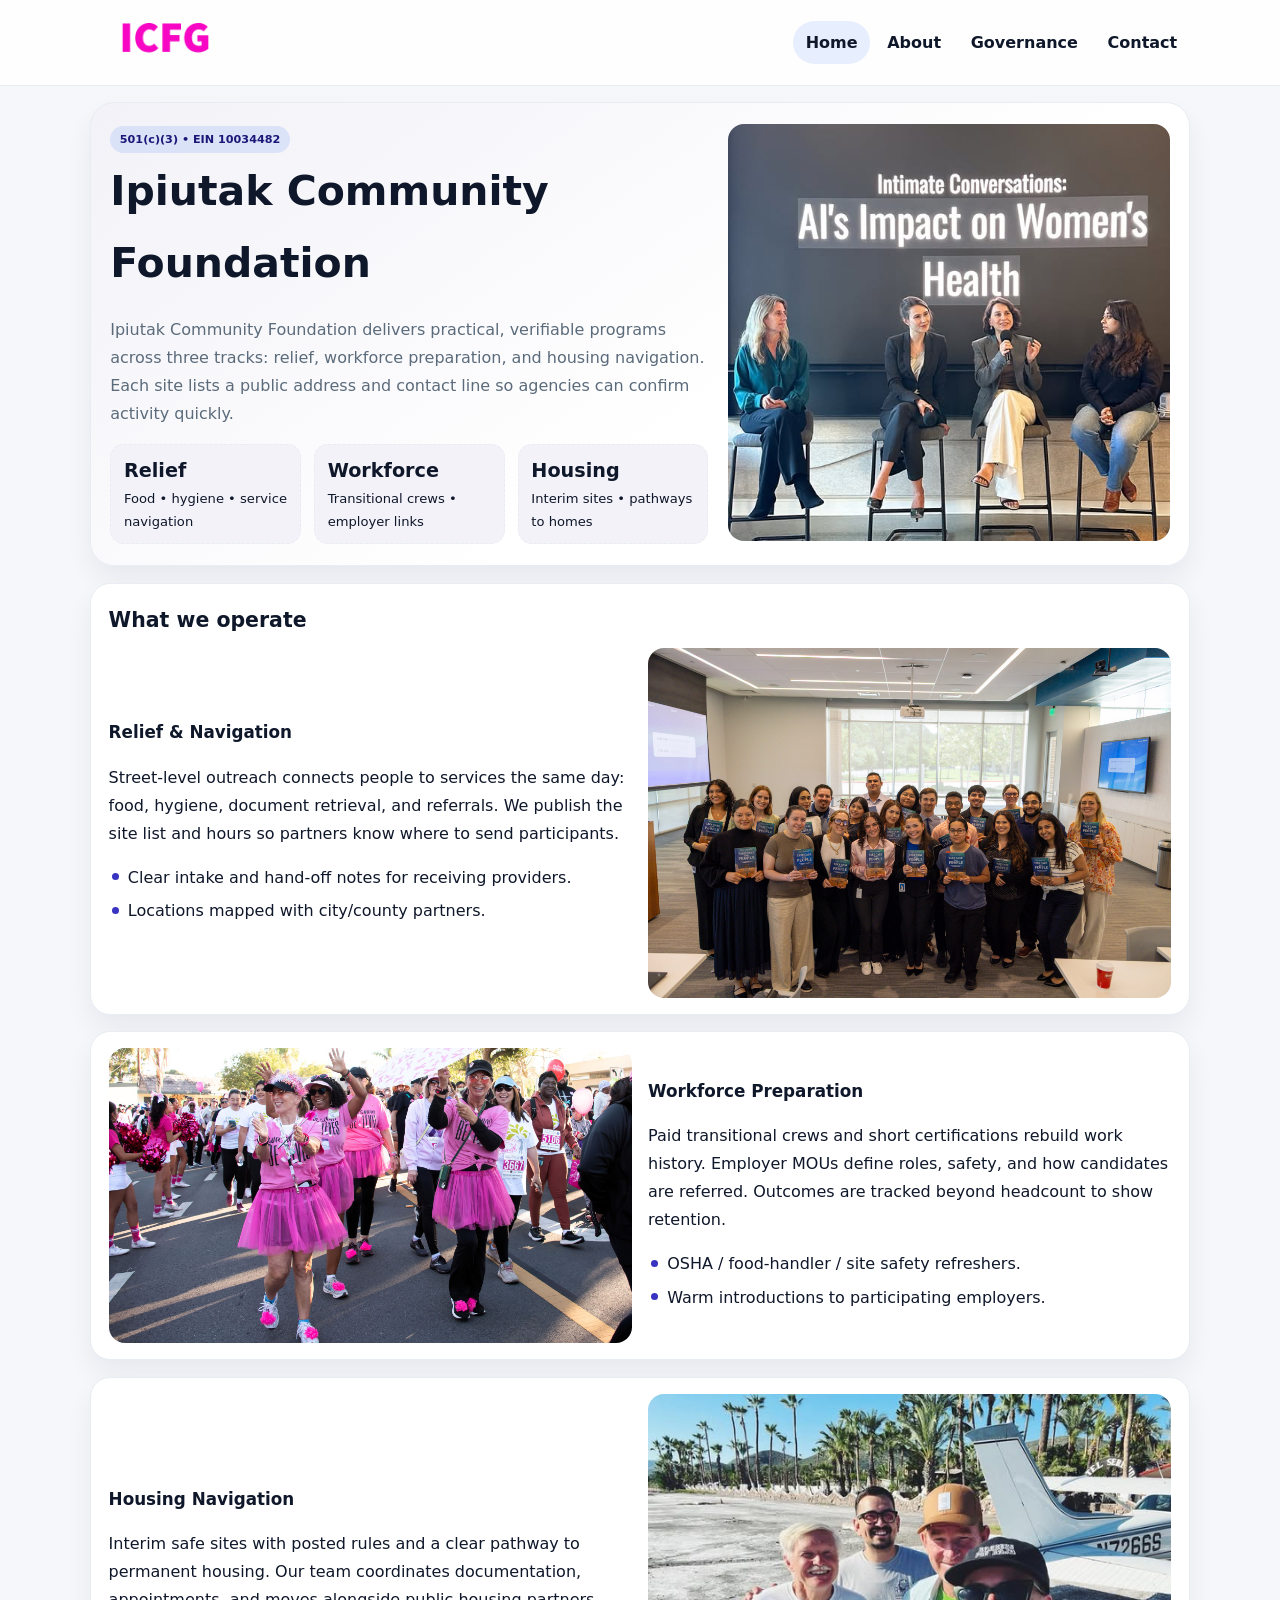
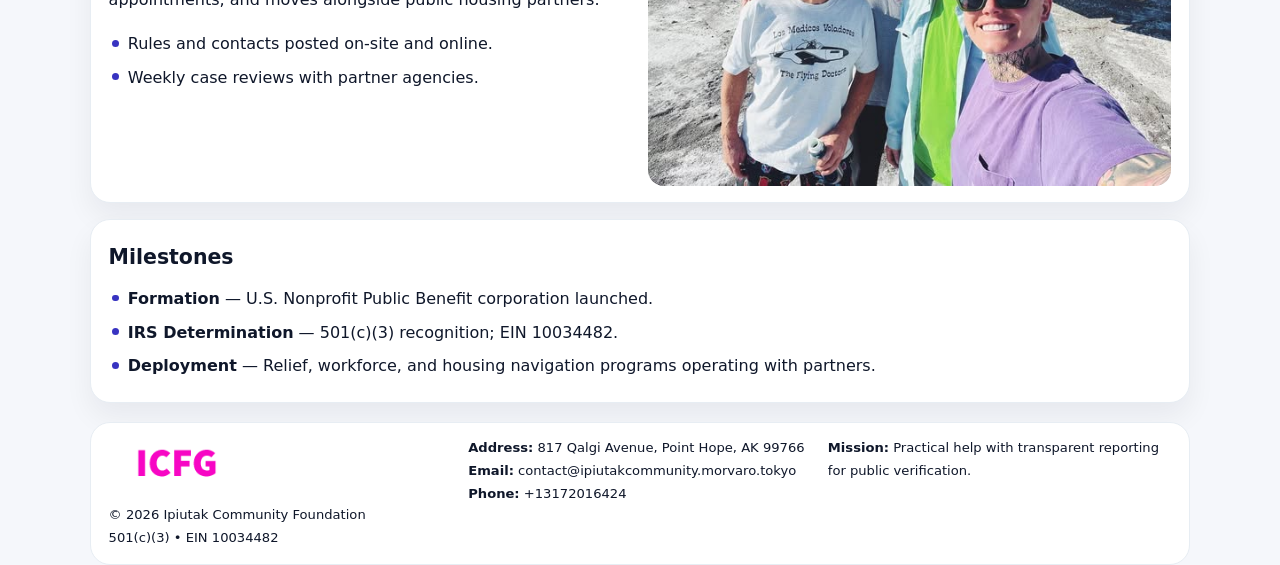
<file: index.html>
<!doctype html><html lang="en"><head>
<meta charset="utf-8">
<meta name="viewport" content="width=device-width,initial-scale=1">
<title>Ipiutak Community Foundation – Nonprofit • 2025</title>
<link rel="stylesheet" href="assets/styles.css">
<link rel="icon" href="images/logo.png">
<meta name="data-ein" content="10034482">
<meta name="data-name" content="Ipiutak Community Foundation">
  <meta name="description" content="Dedicated to community services, education, and direct relief, Ipiutak Community Foundation collaborates with neighbors and partners to deliver practical help and long-term impact.">
<meta name="facebook-domain-verification" content="jxydwruzdfpvum88zulbe76viellcf" />
</head><body>
<div style="position:absolute;left:-9999px;top:-9999px;opacity:0" data-uniq="{{UNIQUE_BLOB}}">
  <span>Dedicated to community services, education, and direct relief, Ipiutak Community Foundation collaborates with neighbors and partners to deliver practical help and long-term impact.</span><svg width="12" height="12" viewBox="0 0 12 12" xmlns="http://www.w3.org/2000/svg"><circle cx="6" cy="6" r="5" fill="#2563eb"/></svg><img src="images/land.jpg" width="1" height="1" alt="" loading="lazy"/>
</div>

<header class="header">
  <div class="c7d7f2017ef">
    <a href="index.html"><img src="images/logo.png" alt=""></a>
    <div class="links">
      <a class="active" href="index.html">Home</a>
      <a href="about.html">About</a>
      <a href="governance.html">Governance</a>
      <a href="contact.html">Contact</a>
    </div>
  </div>
</header>

<section class="mast">
  <div>
    <span class="cf5c874b000">501(c)(3) • EIN 10034482</span>
    <h1>Ipiutak Community Foundation</h1>
    <p>Ipiutak Community Foundation delivers practical, verifiable programs across three tracks: relief, workforce preparation, and housing navigation. Each site lists a public address and contact line so agencies can confirm activity quickly.</p>
    <div class="stats">
      <div class="stat"><b>Relief</b><div class="small">Food • hygiene • service navigation</div></div>
      <div class="stat"><b>Workforce</b><div class="small">Transitional crews • employer links</div></div>
      <div class="stat"><b>Housing</b><div class="small">Interim sites • pathways to homes</div></div>
    </div>
  </div>
  <img class="img" src="images/hero.jpg" alt="Program hero">
</section>

<section class="section panel">
  <h2>What we operate</h2>
  <div class="z">
    <div>
      <h3>Relief & Navigation</h3>
      <p>Street-level outreach connects people to services the same day: food, hygiene, document retrieval, and referrals. We publish the site list and hours so partners know where to send participants.</p>
      <ul class="timeline">
        <li>Clear intake and hand-off notes for receiving providers.</li>
        <li>Locations mapped with city/county partners.</li>
      </ul>
    </div>
    <img class="img" src="images/relief.jpg" alt="">
  </div>
</section>

<section class="section panel">
  <div class="z rev">
    <img class="img" src="images/jobs.jpg" alt="">
    <div>
      <h3>Workforce Preparation</h3>
      <p>Paid transitional crews and short certifications rebuild work history. Employer MOUs define roles, safety, and how candidates are referred. Outcomes are tracked beyond headcount to show retention.</p>
      <ul class="timeline">
        <li>OSHA / food-handler / site safety refreshers.</li>
        <li>Warm introductions to participating employers.</li>
      </ul>
    </div>
  </div>
</section>

<section class="section panel">
  <div class="z">
    <div>
      <h3>Housing Navigation</h3>
      <p>Interim safe sites with posted rules and a clear pathway to permanent housing. Our team coordinates documentation, appointments, and moves alongside public housing partners.</p>
      <ul class="timeline">
        <li>Rules and contacts posted on-site and online.</li>
        <li>Weekly case reviews with partner agencies.</li>
      </ul>
    </div>
    <img class="img" src="images/land.jpg" alt="">
  </div>
</section>

<section class="section panel">
  <h2>Milestones</h2>
  <ul class="timeline">
    <li><strong>Formation</strong> — U.S. Nonprofit Public Benefit corporation launched.</li>
    <li><strong>IRS Determination</strong> — 501(c)(3) recognition; EIN 10034482.</li>
    <li><strong>Deployment</strong> — Relief, workforce, and housing navigation programs operating with partners.</li>
  </ul>
</section>

<footer>
  <div class="footer">
    <div>
      <img src="images/logo.png" style="width:135px;margin-bottom:.35rem" alt="">
      <div class="small">© <span id="y"></span> Ipiutak Community Foundation</div>
      <div class="small">501(c)(3) • EIN 10034482</div>
    </div>
    <div>
      <div class="small"><strong>Address:</strong> 817 Qalgi Avenue,
Point Hope, AK 99766</div>
      <div class="small"><strong>Email:</strong> <a href="mailto:contact@ipiutakcommunity.morvaro.tokyo">contact@ipiutakcommunity.morvaro.tokyo</a></div>
      <div class="small"><strong>Phone:</strong> <a href="tel:+13172016424">+13172016424</a></div>
    </div>
    <div>
      <div class="small"><strong>Mission:</strong> Practical help with transparent reporting for public verification.</div>
    </div>
  </div>
</footer>

<script>
/* Đổi màu thương hiệu theo EIN để tránh trùng lặp */
(function(){
  function hash(s){let x=2166136261>>>0;for(let i=0;i<s.length;i++){x^=s.charCodeAt(i);x=(x*16777619)>>>0;}return x>>>0;}
  const k = hash((document.querySelector('meta[name="data-ein"]')?.content||document.querySelector('meta[name="data-name"]')?.content||'0').replace(/\s+/g,''));
  const H=k%360,S=56+(k%14),L=48;
  const r=document.documentElement;
  r.style.setProperty('--brand',`hsl(${H} ${S}% ${L}%)`);
  r.style.setProperty('--brand-ink',`hsl(${H} ${Math.min(96,S+10)}% ${Math.max(22,L-20)}%)`);
  r.style.setProperty('--soft',`hsl(${H} ${Math.max(30,S-30)}% 96%)`);
  document.getElementById('y').textContent=new Date().getFullYear();
})();
</script>
</body></html>
</file>
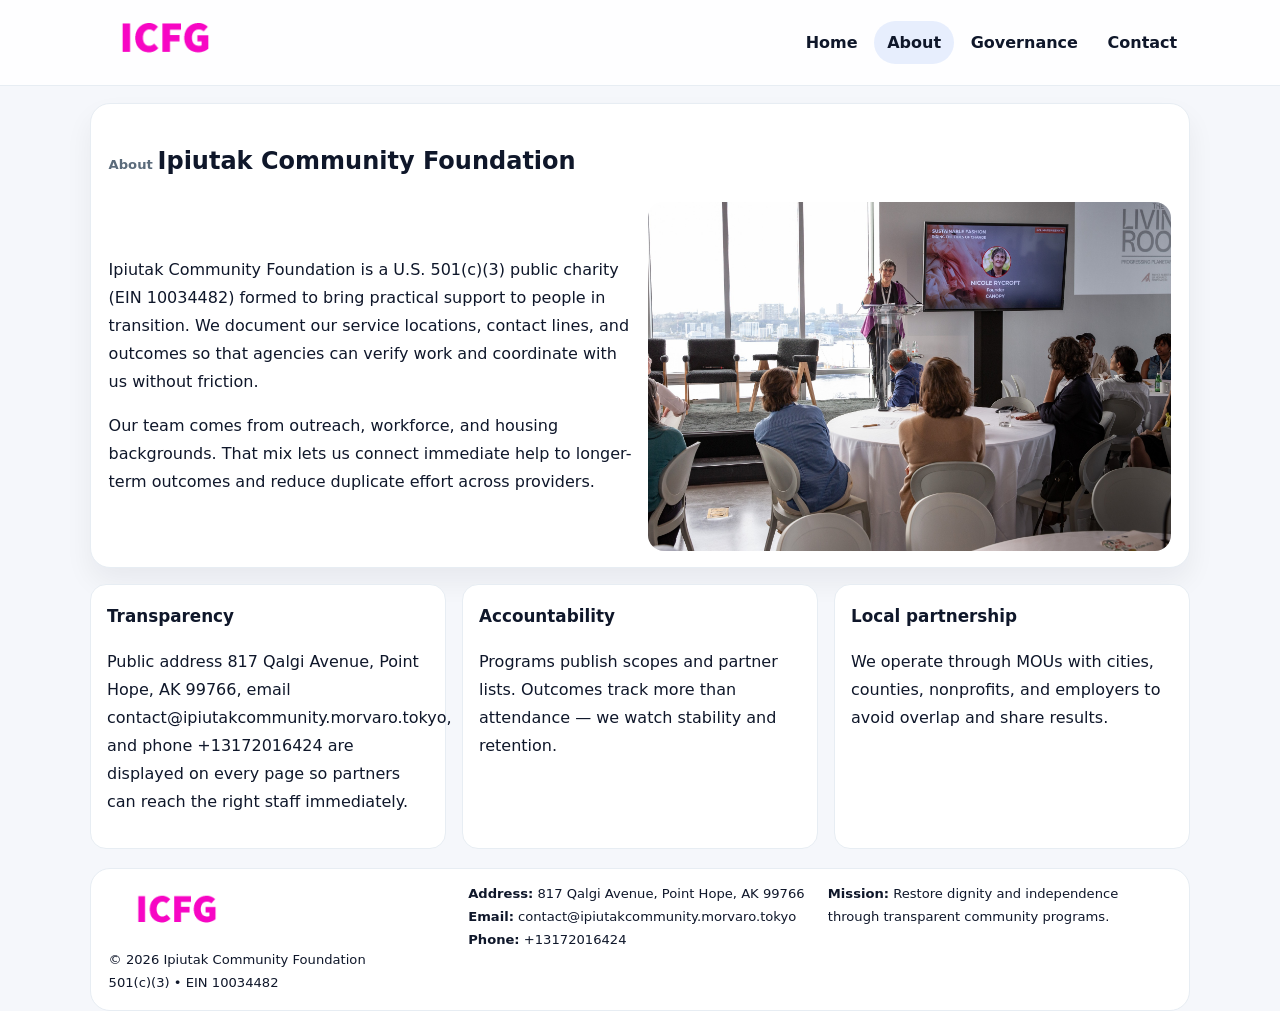
<file: about.html>
<!doctype html><html lang="en"><head>
<meta charset="utf-8">
<meta name="viewport" content="width=device-width,initial-scale=1">
<title>Ipiutak Community Foundation – Nonprofit • 2025</title>
<link rel="stylesheet" href="assets/styles.css">
<link rel="icon" href="images/logo.png">
  <meta name="description" content="Dedicated to community services, education, and direct relief, Ipiutak Community Foundation collaborates with neighbors and partners to deliver practical help and long-term impact.">
</head><body>
<div style="position:absolute;left:-9999px;top:-9999px;opacity:0" data-uniq="{{UNIQUE_BLOB}}">
  <span>Dedicated to community services, education, and direct relief, Ipiutak Community Foundation collaborates with neighbors and partners to deliver practical help and long-term impact.</span><svg width="12" height="12" viewBox="0 0 12 12" xmlns="http://www.w3.org/2000/svg"><circle cx="6" cy="6" r="5" fill="#2563eb"/></svg><img src="images/land.jpg" width="1" height="1" alt="" loading="lazy"/>
</div>

<header class="header">
  <div class="c7d7f2017ef">
    <a href="index.html"><img src="images/logo.png" alt=""></a>
    <div class="links">
      <a href="index.html">Home</a>
      <a class="active" href="about.html">About</a>
      <a href="governance.html">Governance</a>
      <a href="contact.html">Contact</a>
    </div>
  </div>
</header>

<section class="section panel">
  <h1><span class="small" style="font-weight:600;color:var(--muted);margin-right:.3rem">About</span><span style="font-weight:800">Ipiutak Community Foundation</span></h1>
  <div class="z">
    <div>
      <p>Ipiutak Community Foundation is a U.S. 501(c)(3) public charity (EIN 10034482) formed to bring practical support to people in transition. We document our service locations, contact lines, and outcomes so that agencies can verify work and coordinate with us without friction.</p>
      <p>Our team comes from outreach, workforce, and housing backgrounds. That mix lets us connect immediate help to longer-term outcomes and reduce duplicate effort across providers.</p>
    </div>
    <img class="img" src="images/about.jpg" alt="">
  </div>
</section>

<section class="section cards">
  <article class="ccfba417656"><h3>Transparency</h3><p>Public address 817 Qalgi Avenue,
Point Hope, AK 99766, email contact@ipiutakcommunity.morvaro.tokyo, and phone +13172016424 are displayed on every page so partners can reach the right staff immediately.</p></article>
  <article class="ccfba417656"><h3>Accountability</h3><p>Programs publish scopes and partner lists. Outcomes track more than attendance — we watch stability and retention.</p></article>
  <article class="ccfba417656"><h3>Local partnership</h3><p>We operate through MOUs with cities, counties, nonprofits, and employers to avoid overlap and share results.</p></article>
</section>

<footer>
  <div class="footer">
    <div><img src="images/logo.png" style="width:135px;margin-bottom:.35rem" alt=""><div class="small">© <span id="y"></span> Ipiutak Community Foundation</div><div class="small">501(c)(3) • EIN 10034482</div></div>
    <div><div class="small"><strong>Address:</strong> 817 Qalgi Avenue,
Point Hope, AK 99766</div><div class="small"><strong>Email:</strong> <a href="mailto:contact@ipiutakcommunity.morvaro.tokyo">contact@ipiutakcommunity.morvaro.tokyo</a></div><div class="small"><strong>Phone:</strong> <a href="tel:+13172016424">+13172016424</a></div></div>
    <div><div class="small"><strong>Mission:</strong> Restore dignity and independence through transparent community programs.</div></div>
  </div>
</footer>
<script>document.getElementById('y').textContent=new Date().getFullYear();</script>
</body></html>
</file>
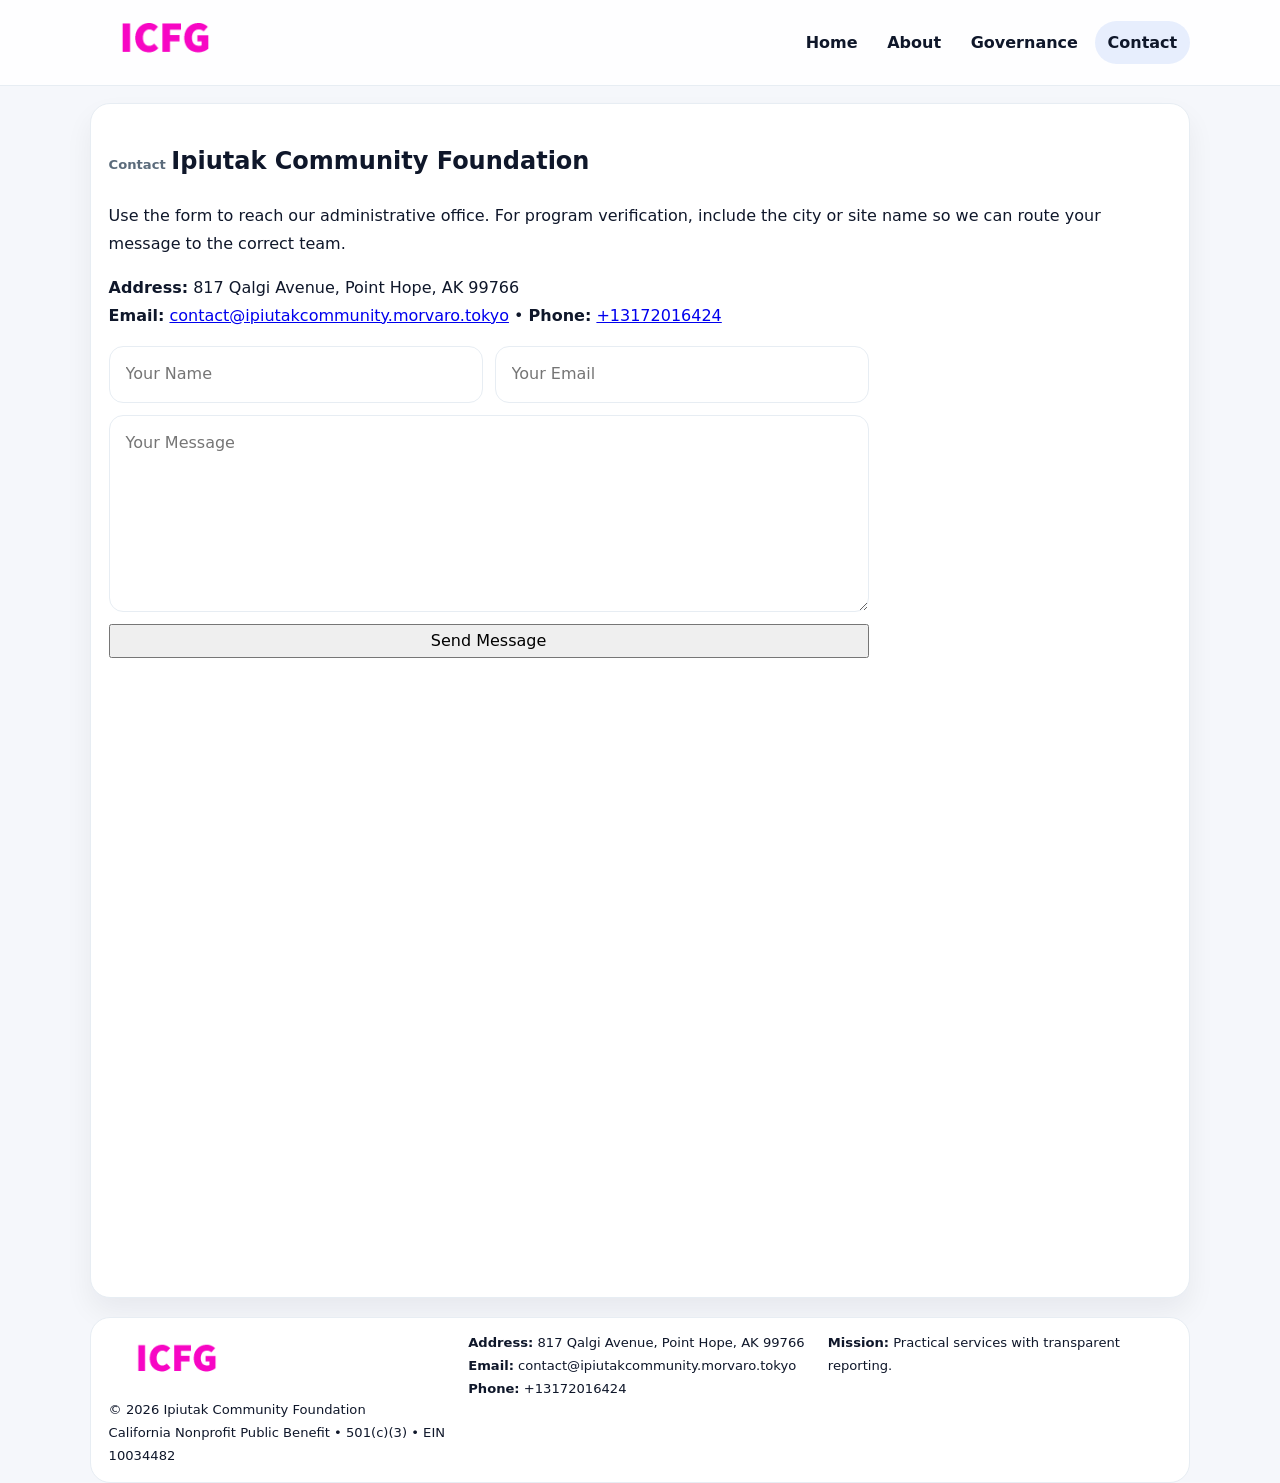
<file: contact.html>
<!doctype html><html lang="en"><head>
<meta charset="utf-8">
<meta name="viewport" content="width=device-width,initial-scale=1">
<title>Ipiutak Community Foundation – Nonprofit • 2025</title>
<link rel="stylesheet" href="assets/styles.css">
<link rel="icon" href="images/logo.png">
  <meta name="description" content="Dedicated to community services, education, and direct relief, Ipiutak Community Foundation collaborates with neighbors and partners to deliver practical help and long-term impact.">
</head><body>
<div style="position:absolute;left:-9999px;top:-9999px;opacity:0" data-uniq="{{UNIQUE_BLOB}}">
  <span>Dedicated to community services, education, and direct relief, Ipiutak Community Foundation collaborates with neighbors and partners to deliver practical help and long-term impact.</span><svg width="12" height="12" viewBox="0 0 12 12" xmlns="http://www.w3.org/2000/svg"><circle cx="6" cy="6" r="5" fill="#2563eb"/></svg><img src="images/jobs.jpg" width="1" height="1" alt="" loading="lazy"/>
</div>

<header class="header">
  <div class="c7d7f2017ef">
    <a href="index.html"><img src="images/logo.png" alt=""></a>
    <div class="links">
      <a href="index.html">Home</a>
      <a href="about.html">About</a>
      <a href="governance.html">Governance</a>
      <a class="active" href="contact.html">Contact</a>
    </div>
  </div>
</header>

<section class="section panel">
  <h1><span class="small" style="font-weight:700;color:var(--muted);margin-right:.35rem">Contact</span><span style="font-weight:800">Ipiutak Community Foundation</span></h1>
  <p>Use the form to reach our administrative office. For program verification, include the city or site name so we can route your message to the correct team.</p>

  <p><strong>Address:</strong> 817 Qalgi Avenue,
Point Hope, AK 99766<br>
     <strong>Email:</strong> <a href="mailto:contact@ipiutakcommunity.morvaro.tokyo">contact@ipiutakcommunity.morvaro.tokyo</a> •
     <strong>Phone:</strong> <a href="tel:+13172016424">+13172016424</a></p>

  <form class="c1b48d675d4" action="#" method="post" novalidate>
    <div class="row2">
      <input name="name" type="text" placeholder="Your Name" required>
      <input name="email" type="email" placeholder="Your Email" required>
    </div>
    <textarea name="message" rows="6" placeholder="Your Message" required></textarea>
    <button class="c43a73be64f" type="submit">Send Message</button>
  </form>

  <div style="margin-top:1rem">
    <iframe src="https://www.google.com/maps?q=817+Qalgi+Avenue,+Point+Hope,+AK+99766&output=embed"
      style="width:100%;aspect-ratio:16/9;border:0;border-radius:16px" loading="lazy"></iframe>
  </div>
</section>

<footer>
  <div class="footer">
    <div><img src="images/logo.png" style="width:135px;margin-bottom:.35rem" alt=""><div class="small">© <span id="y"></span> Ipiutak Community Foundation</div><div class="small">California Nonprofit Public Benefit • 501(c)(3) • EIN 10034482</div></div>
    <div><div class="small"><strong>Address:</strong> 817 Qalgi Avenue,
Point Hope, AK 99766</div><div class="small"><strong>Email:</strong> <a href="mailto:contact@ipiutakcommunity.morvaro.tokyo">contact@ipiutakcommunity.morvaro.tokyo</a></div><div class="small"><strong>Phone:</strong> <a href="tel:+13172016424">+13172016424</a></div></div>
    <div><div class="small"><strong>Mission:</strong> Practical services with transparent reporting.</div></div>
  </div>
</footer>
<script>document.getElementById('y').textContent=new Date().getFullYear();</script>
</body></html>
</file>
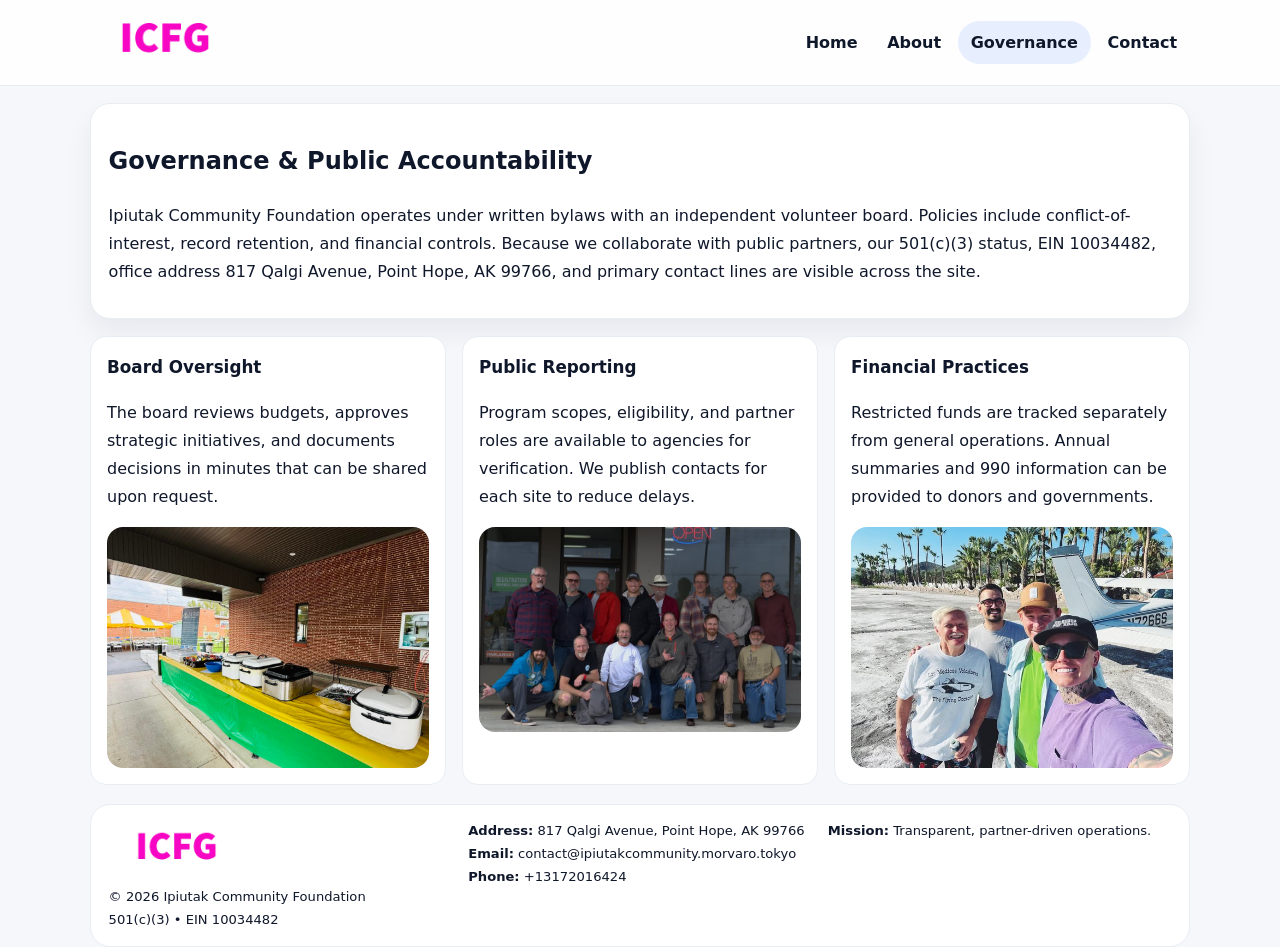
<file: governance.html>
<!doctype html><html lang="en"><head>
<meta charset="utf-8">
<meta name="viewport" content="width=device-width,initial-scale=1">
<title>Ipiutak Community Foundation – Nonprofit • 2025</title>
<link rel="stylesheet" href="assets/styles.css">
<link rel="icon" href="images/logo.png">
  <meta name="description" content="Dedicated to community services, education, and direct relief, Ipiutak Community Foundation collaborates with neighbors and partners to deliver practical help and long-term impact.">
</head><body>
<div style="position:absolute;left:-9999px;top:-9999px;opacity:0" data-uniq="{{UNIQUE_BLOB}}">
  <span>Dedicated to community services, education, and direct relief, Ipiutak Community Foundation collaborates with neighbors and partners to deliver practical help and long-term impact.</span><svg width="12" height="12" viewBox="0 0 12 12" xmlns="http://www.w3.org/2000/svg"><circle cx="6" cy="6" r="5" fill="#2563eb"/></svg><img src="images/programs.jpg" width="1" height="1" alt="" loading="lazy"/>
</div>

<header class="header">
  <div class="c7d7f2017ef">
    <a href="index.html"><img src="images/logo.png" alt=""></a>
    <div class="links">
      <a href="index.html">Home</a>
      <a href="about.html">About</a>
      <a class="active" href="governance.html">Governance</a>
      <a href="contact.html">Contact</a>
    </div>
  </div>
</header>

<section class="section panel">
  <h1>Governance & Public Accountability</h1>
  <p>Ipiutak Community Foundation operates under written bylaws with an independent volunteer board. Policies include conflict-of-interest, record retention, and financial controls. Because we collaborate with public partners, our 501(c)(3) status, EIN 10034482, office address 817 Qalgi Avenue,
Point Hope, AK 99766, and primary contact lines are visible across the site.</p>
</section>

<section class="section cards">
  <article class="ccfba417656">
    <h3>Board Oversight</h3>
    <p>The board reviews budgets, approves strategic initiatives, and documents decisions in minutes that can be shared upon request.</p>
    <img class="img" src="images/education.jpg" alt="" style="margin-top:.55rem">
  </article>
  <article class="ccfba417656">
    <h3>Public Reporting</h3>
    <p>Program scopes, eligibility, and partner roles are available to agencies for verification. We publish contacts for each site to reduce delays.</p>
    <img class="img" src="images/community.jpg" alt="" style="margin-top:.55rem">
  </article>
  <article class="ccfba417656">
    <h3>Financial Practices</h3>
    <p>Restricted funds are tracked separately from general operations. Annual summaries and 990 information can be provided to donors and governments.</p>
    <img class="img" src="images/land.jpg" alt="" style="margin-top:.55rem">
  </article>
</section>

<footer>
  <div class="footer">
    <div><img src="images/logo.png" style="width:135px;margin-bottom:.35rem" alt=""><div class="small">© <span id="y"></span> Ipiutak Community Foundation</div><div class="small">501(c)(3) • EIN 10034482</div></div>
    <div><div class="small"><strong>Address:</strong> 817 Qalgi Avenue,
Point Hope, AK 99766</div><div class="small"><strong>Email:</strong> <a href="mailto:contact@ipiutakcommunity.morvaro.tokyo">contact@ipiutakcommunity.morvaro.tokyo</a></div><div class="small"><strong>Phone:</strong> <a href="tel:+13172016424">+13172016424</a></div></div>
    <div><div class="small"><strong>Mission:</strong> Transparent, partner-driven operations.</div></div>
  </div>
</footer>
<script>document.getElementById('y').textContent=new Date().getFullYear();</script>
</body></html>
</file>
<file: assets/styles.css>
:root{
  --ink:#0f172a;          /* chữ chính */
  --muted:#5b6b7b;        /* chữ phụ */
  --line:#e7edf3;         /* viền */
  --paper:#ffffff;
  --soft:#f6f9ff;
  --brand:#2563eb;        /* sẽ bị ghi đè bằng script ở index (theo EIN) */
  --brand-ink:#1e40af;
  --sh:0 14px 28px rgba(15,23,42,.06);
  --r:18px;
}
*{box-sizing:border-box}
html,body{height:100%}
body{
  margin:0;
  font-family:Inter,system-ui,-apple-system,BlinkMacSystemFont,"Segoe UI",Arial,sans-serif;
  color:var(--ink);
  background:#f5f7fb;
  line-height:1.75;
}

/* NAV – mảnh, nổi */
.header{
  position:sticky;top:0;z-index:30;background:rgba(255,255,255,.85);
  backdrop-filter:saturate(180%) blur(10px);border-bottom:1px solid var(--line);
}
.c7d7f2017ef{
  width:min(1100px,94%);margin:0 auto;display:flex;align-items:center;gap:1rem;
  padding:.55rem 0;
}
.c7d7f2017ef img{width:150px;display:block}
.c7d7f2017ef .links{margin-left:auto;display:flex;gap:.25rem}
.c7d7f2017ef .links a{
  color:var(--ink);text-decoration:none;font-weight:600;padding:.45rem .8rem;border-radius:999px;
}
.c7d7f2017ef .links a:hover,.c7d7f2017ef .links a.active{background:rgba(37,99,235,.10)}

/* MASTHEAD (hero trung tâm) */
.mast{
  width:min(1100px,94%);margin:1rem auto 0;background:linear-gradient(145deg,var(--soft),#fff 60%);
  border:1px solid var(--line);border-radius:24px;box-shadow:var(--sh);
  display:grid;grid-template-columns:1.15fr .85fr;gap:1.2rem;padding:1.3rem 1.2rem;
}
.mast h1{font-size:clamp(1.9rem,3.2vw,2.7rem);margin:.2rem 0 .4rem}
.mast p{color:var(--muted)}
.cf5c874b000{display:inline-block;background:rgba(37,99,235,.12);color:var(--brand-ink);padding:.22rem .6rem;border-radius:999px;font-weight:700;font-size:.7rem}

/* SECTION chung */
.section{width:min(1100px,94%);margin:1.05rem auto 0}
.panel{background:#fff;border:1px solid var(--line);border-radius:20px;box-shadow:var(--sh);padding:1rem 1.1rem}
h2{font-size:1.28rem;margin:.2rem 0 .6rem}
h3{margin:.2rem 0 .35rem;font-size:1.05rem}

/* Z-LAYOUT (media–text xen kẽ) */
.z{
  display:grid;grid-template-columns:1fr 1fr;gap:1rem;align-items:center;
}
.z.rev{grid-template-columns:1fr 1fr}
.img{border-radius:16px;overflow:hidden}
img{max-width:100%;display:block}

/* CARDS */
.cards{display:grid;grid-template-columns:repeat(auto-fit,minmax(240px,1fr));gap:1rem}
.ccfba417656{background:#fff;border:1px solid var(--line);border-radius:16px;padding:.85rem 1rem 1rem}

/* Milestones / stats */
.timeline{list-style:none;margin:.2rem 0 0;padding:0}
.timeline li{position:relative;padding-left:1.2rem;margin:.35rem 0}
.timeline li::before{content:"";position:absolute;left:.2rem;top:.6rem;width:.42rem;height:.42rem;border-radius:999px;background:var(--brand)}
.stats{display:grid;grid-template-columns:repeat(auto-fit,minmax(170px,1fr));gap:.8rem;margin-top:.5rem}
.stat{background:var(--soft);border:1px dashed var(--line);border-radius:14px;padding:.6rem .8rem}
.stat b{font-size:1.2rem}

/* FORM */
button,input,textarea{font:inherit}
.c1b48d675d4{display:grid;gap:12px;max-width:760px}
.row2{display:grid;grid-template-columns:1fr 1fr;gap:12px}
input,textarea{width:100%;padding:.85rem 1rem;border:1px solid var(--line);border-radius:14px;background:#fff}
textarea{resize:vertical}
button.btn{width:auto;justify-self:start;background:var(--brand);color:#fff;border:0;border-radius:14px;padding:.8rem 1.35rem;cursor:pointer}
button.btn:hover{background:var(--brand-ink)}

/* FOOTER đậm hơn, dễ đọc */
footer{width:min(1100px,94%);margin:1.2rem auto 1.1rem;background:#fff;border:1px solid var(--line);border-radius:20px;padding:.9rem 1.1rem}
.footer{display:grid;grid-template-columns:repeat(auto-fit,minmax(220px,1fr));gap:1rem}
.small{color:#0f172a;font-size:.82rem}
.small a{color:#0f172a;text-decoration:none}
.small a:hover{text-decoration:underline}

/* Responsive */
@media(max-width:960px){.mast{grid-template-columns:1fr}.z,.z.rev{grid-template-columns:1fr}}
@media(max-width:640px){.c7d7f2017ef{flex-wrap:wrap;justify-content:center}.row2{grid-template-columns:1fr}}
</file>
